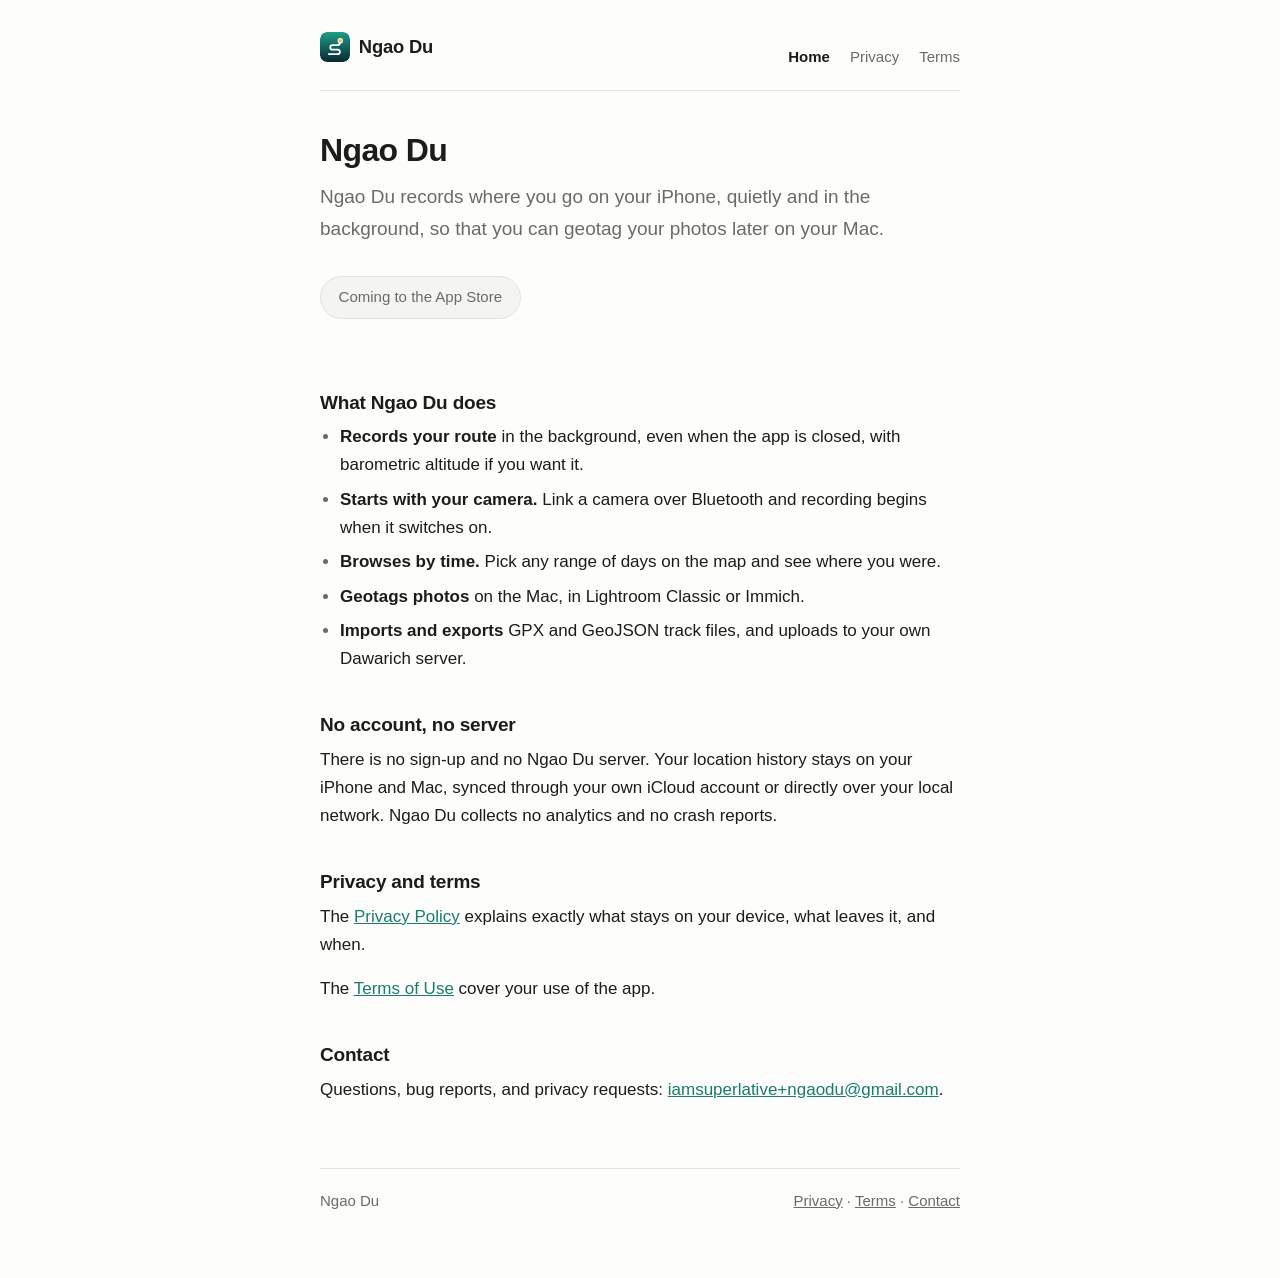
<file: index.html>
<!DOCTYPE html>
<html lang="en">
<head>
<meta charset="utf-8">
<meta name="viewport" content="width=device-width, initial-scale=1">
<title>Ngao Du</title>
<meta name="description" content="Ngao Du records where you go on your iPhone, so you can geotag your photos later.">
<link rel="stylesheet" href="style.css">
<link rel="icon" href="icon.svg" type="image/svg+xml">
</head>
<body>
<div class="wrap">

<header class="site-header">
  <a class="wordmark" href="index.html"><img src="icon.svg" alt="" width="30" height="30"><span>Ngao Du</span></a>
  <nav>
    <a href="index.html" aria-current="page">Home</a>
    <a href="privacy.html">Privacy</a>
    <a href="terms.html">Terms</a>
  </nav>
</header>

<main>

<h1>Ngao Du</h1>

<p class="lede">Ngao Du records where you go on your iPhone, quietly and in the background,
so that you can geotag your photos later on your Mac.</p>

<p class="status">Coming to the App Store</p>

<h2>What Ngao Du does</h2>

<ul>
  <li><strong>Records your route</strong> in the background, even when the app is closed, with barometric altitude if you want it.</li>
  <li><strong>Starts with your camera.</strong> Link a camera over Bluetooth and recording begins when it switches on.</li>
  <li><strong>Browses by time.</strong> Pick any range of days on the map and see where you were.</li>
  <li><strong>Geotags photos</strong> on the Mac, in Lightroom Classic or Immich.</li>
  <li><strong>Imports and exports</strong> GPX and GeoJSON track files, and uploads to your own Dawarich server.</li>
</ul>

<h2>No account, no server</h2>

<p>There is no sign-up and no Ngao Du server. Your location history stays on your iPhone
and Mac, synced through your own iCloud account or directly over your local network.
Ngao Du collects no analytics and no crash reports.</p>

<h2>Privacy and terms</h2>

<p>The <a href="privacy.html">Privacy Policy</a> explains exactly what stays on your
device, what leaves it, and when.</p>

<p>The <a href="terms.html">Terms of Use</a> cover your use of the app.</p>

<h2>Contact</h2>

<p>Questions, bug reports, and privacy requests:
<a href="mailto:iamsuperlative+ngaodu@gmail.com">iamsuperlative+ngaodu@gmail.com</a>.</p>

</main>

<footer class="site-footer">
  <span>Ngao Du</span>
  <span>
    <a href="privacy.html">Privacy</a> ·
    <a href="terms.html">Terms</a> ·
    <a href="mailto:iamsuperlative+ngaodu@gmail.com">Contact</a>
  </span>
</footer>

</div>
</body>
</html>
</file>
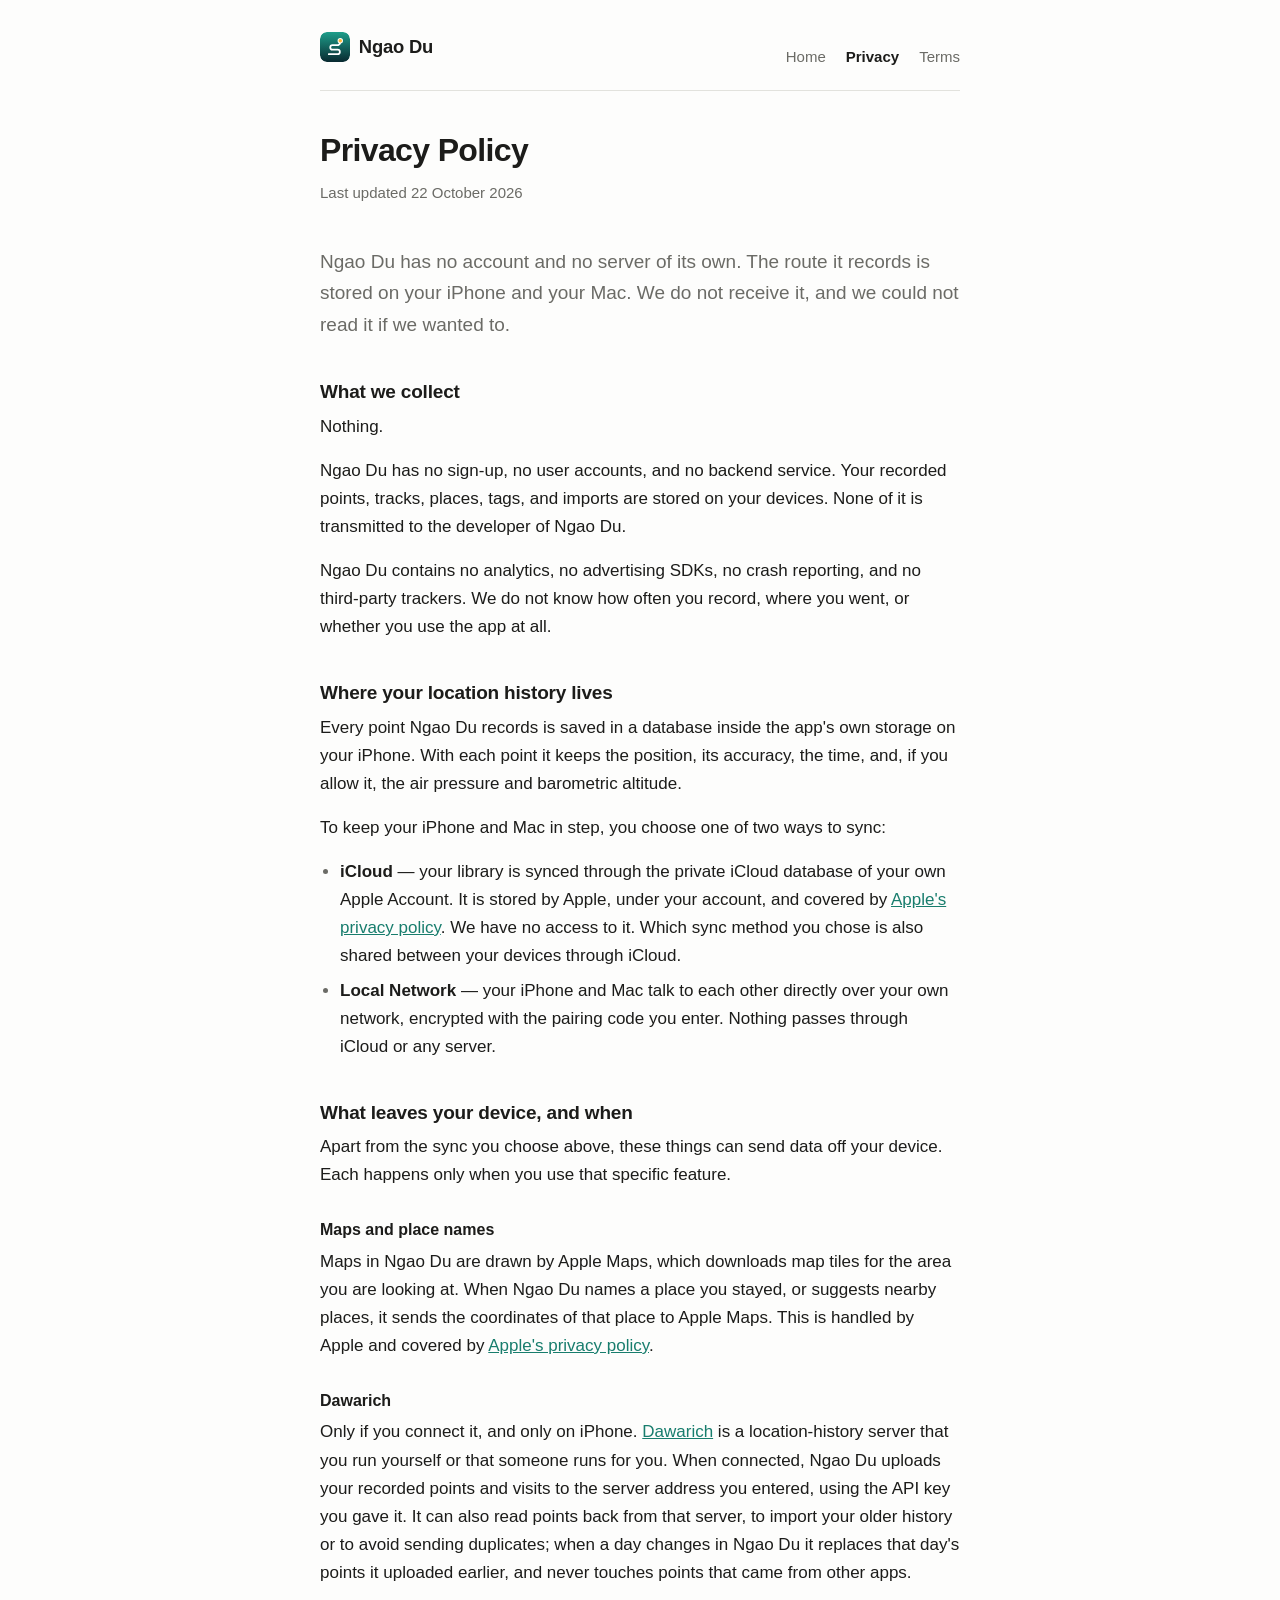
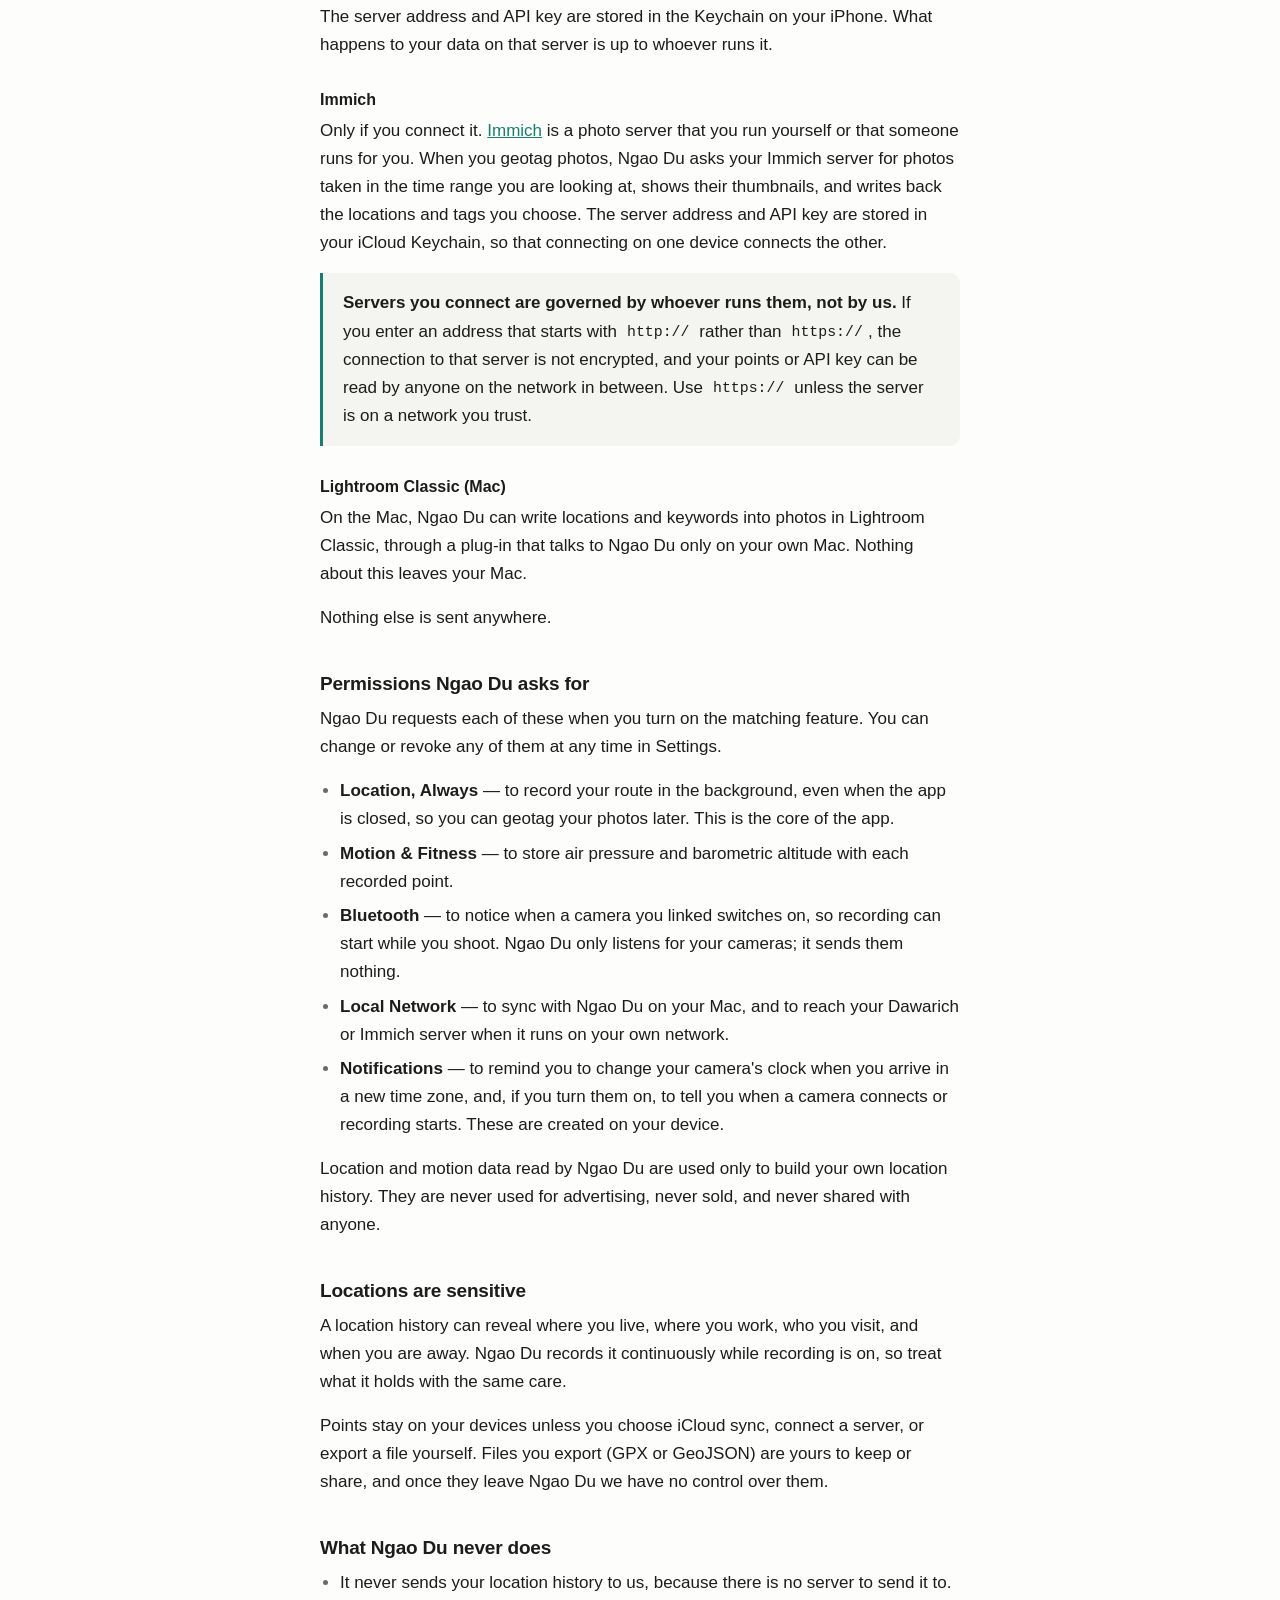
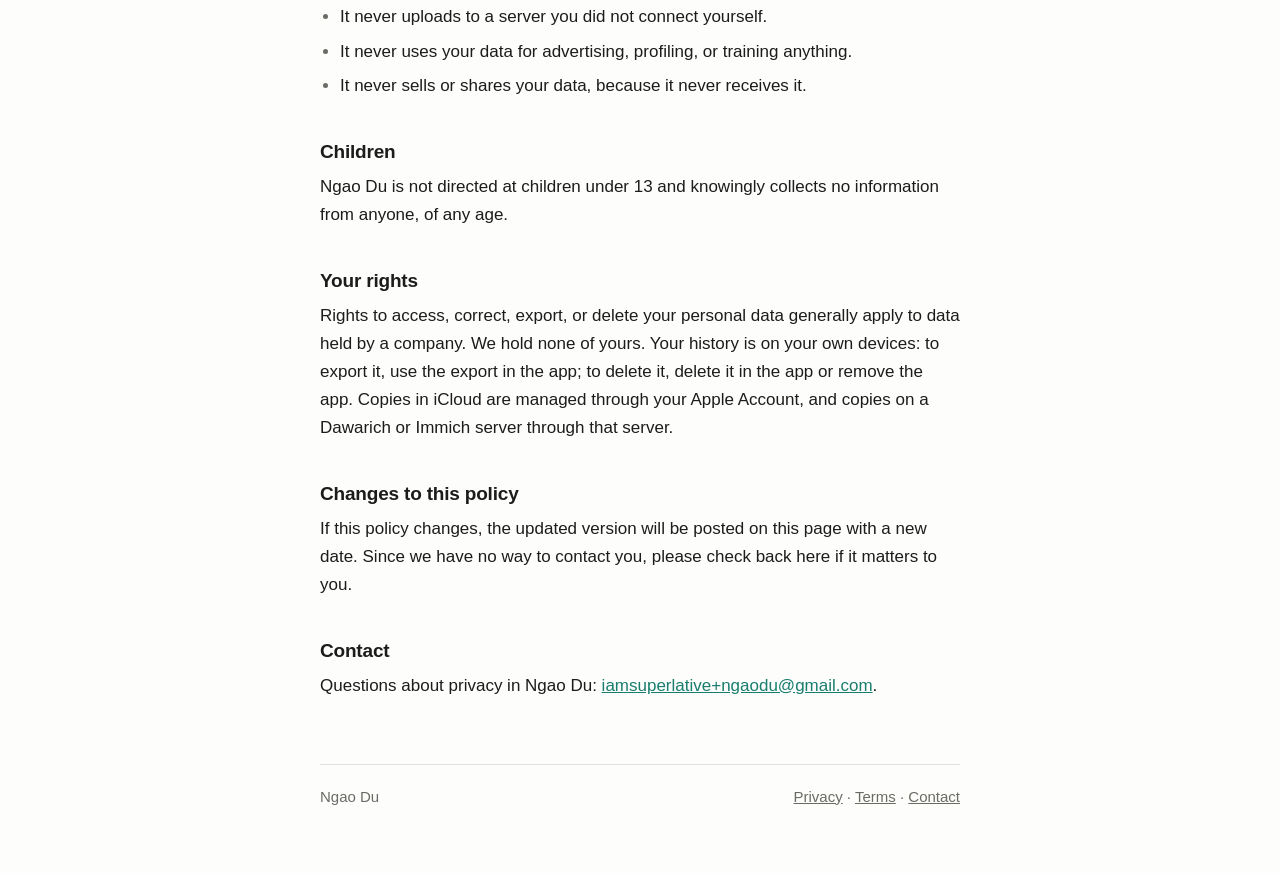
<file: privacy.html>
<!DOCTYPE html>
<html lang="en">
<head>
<meta charset="utf-8">
<meta name="viewport" content="width=device-width, initial-scale=1">
<title>Privacy Policy | Ngao Du</title>
<meta name="description" content="Ngao Du has no account and no server. Your location history stays on your devices and in places you choose.">
<link rel="stylesheet" href="style.css">
<link rel="icon" href="icon.svg" type="image/svg+xml">
</head>
<body>
<div class="wrap">

<header class="site-header">
  <a class="wordmark" href="index.html"><img src="icon.svg" alt="" width="30" height="30"><span>Ngao Du</span></a>
  <nav>
    <a href="index.html">Home</a>
    <a href="privacy.html" aria-current="page">Privacy</a>
    <a href="terms.html">Terms</a>
  </nav>
</header>

<main>

<h1>Privacy Policy</h1>

<p class="updated">Last updated 22 October 2026</p>

<p class="lede">Ngao Du has no account and no server of its own. The route it records is
stored on your iPhone and your Mac. We do not receive it, and we could not read it if we
wanted to.</p>

<h2>What we collect</h2>

<p>Nothing.</p>

<p>Ngao Du has no sign-up, no user accounts, and no backend service. Your recorded points,
tracks, places, tags, and imports are stored on your devices. None of it is transmitted to
the developer of Ngao Du.</p>

<p>Ngao Du contains no analytics, no advertising SDKs, no crash reporting, and no
third-party trackers. We do not know how often you record, where you went, or whether you
use the app at all.</p>

<h2>Where your location history lives</h2>

<p>Every point Ngao Du records is saved in a database inside the app's own storage on your
iPhone. With each point it keeps the position, its accuracy, the time, and, if you allow
it, the air pressure and barometric altitude.</p>

<p>To keep your iPhone and Mac in step, you choose one of two ways to sync:</p>

<ul>
  <li><strong>iCloud</strong> — your library is synced through the private iCloud database
  of your own Apple Account. It is stored by Apple, under your account, and covered by
  <a href="https://www.apple.com/legal/privacy/">Apple's privacy policy</a>. We have no
  access to it. Which sync method you chose is also shared between your devices through
  iCloud.</li>
  <li><strong>Local Network</strong> — your iPhone and Mac talk to each other directly over
  your own network, encrypted with the pairing code you enter. Nothing passes through
  iCloud or any server.</li>
</ul>

<h2>What leaves your device, and when</h2>

<p>Apart from the sync you choose above, these things can send data off your device. Each
happens only when you use that specific feature.</p>

<h3>Maps and place names</h3>

<p>Maps in Ngao Du are drawn by Apple Maps, which downloads map tiles for the area you are
looking at. When Ngao Du names a place you stayed, or suggests nearby places, it sends the
coordinates of that place to Apple Maps. This is handled by Apple and covered by
<a href="https://www.apple.com/legal/privacy/">Apple's privacy policy</a>.</p>

<h3>Dawarich</h3>

<p>Only if you connect it, and only on iPhone. <a href="https://dawarich.app">Dawarich</a>
is a location-history server that you run yourself or that someone runs for you. When
connected, Ngao Du uploads your recorded points and visits to the server address you
entered, using the API key you gave it. It can also read points back from that server, to
import your older history or to avoid sending duplicates; when a day changes in Ngao Du it
replaces that day's points it uploaded earlier, and never touches points that came from
other apps.</p>

<p>The server address and API key are stored in the Keychain on your iPhone. What happens
to your data on that server is up to whoever runs it.</p>

<h3>Immich</h3>

<p>Only if you connect it. <a href="https://immich.app">Immich</a> is a photo server that
you run yourself or that someone runs for you. When you geotag photos, Ngao Du asks your
Immich server for photos taken in the time range you are looking at, shows their
thumbnails, and writes back the locations and tags you choose. The server address and API
key are stored in your iCloud Keychain, so that connecting on one device connects the
other.</p>

<div class="note">
  <p><strong>Servers you connect are governed by whoever runs them, not by us.</strong> If
  you enter an address that starts with <code>http://</code> rather than
  <code>https://</code>, the connection to that server is not encrypted, and your points or
  API key can be read by anyone on the network in between. Use <code>https://</code>
  unless the server is on a network you trust.</p>
</div>

<h3>Lightroom Classic (Mac)</h3>

<p>On the Mac, Ngao Du can write locations and keywords into photos in Lightroom Classic,
through a plug-in that talks to Ngao Du only on your own Mac. Nothing about this leaves
your Mac.</p>

<p>Nothing else is sent anywhere.</p>

<h2>Permissions Ngao Du asks for</h2>

<p>Ngao Du requests each of these when you turn on the matching feature. You can change or
revoke any of them at any time in Settings.</p>

<ul>
  <li><strong>Location, Always</strong> — to record your route in the background, even when the app is closed, so you can geotag your photos later. This is the core of the app.</li>
  <li><strong>Motion &amp; Fitness</strong> — to store air pressure and barometric altitude with each recorded point.</li>
  <li><strong>Bluetooth</strong> — to notice when a camera you linked switches on, so recording can start while you shoot. Ngao Du only listens for your cameras; it sends them nothing.</li>
  <li><strong>Local Network</strong> — to sync with Ngao Du on your Mac, and to reach your Dawarich or Immich server when it runs on your own network.</li>
  <li><strong>Notifications</strong> — to remind you to change your camera's clock when you arrive in a new time zone, and, if you turn them on, to tell you when a camera connects or recording starts. These are created on your device.</li>
</ul>

<p>Location and motion data read by Ngao Du are used only to build your own location
history. They are never used for advertising, never sold, and never shared with anyone.</p>

<h2>Locations are sensitive</h2>

<p>A location history can reveal where you live, where you work, who you visit, and when
you are away. Ngao Du records it continuously while recording is on, so treat what it
holds with the same care.</p>

<p>Points stay on your devices unless you choose iCloud sync, connect a server, or export
a file yourself. Files you export (GPX or GeoJSON) are yours to keep or share,
and once they leave Ngao Du we have no control over them.</p>

<h2>What Ngao Du never does</h2>

<ul>
  <li>It never sends your location history to us, because there is no server to send it to.</li>
  <li>It never uploads to a server you did not connect yourself.</li>
  <li>It never uses your data for advertising, profiling, or training anything.</li>
  <li>It never sells or shares your data, because it never receives it.</li>
</ul>

<h2>Children</h2>

<p>Ngao Du is not directed at children under 13 and knowingly collects no information from
anyone, of any age.</p>

<h2>Your rights</h2>

<p>Rights to access, correct, export, or delete your personal data generally apply to data
held by a company. We hold none of yours. Your history is on your own devices: to export
it, use the export in the app; to delete it, delete it in the app or remove the app. Copies
in iCloud are managed through your Apple Account, and copies on a Dawarich or Immich server
through that server.</p>

<h2>Changes to this policy</h2>

<p>If this policy changes, the updated version will be posted on this page with a new
date. Since we have no way to contact you, please check back here if it matters to you.</p>

<h2>Contact</h2>

<p>Questions about privacy in Ngao Du:
<a href="mailto:iamsuperlative+ngaodu@gmail.com">iamsuperlative+ngaodu@gmail.com</a>.</p>

</main>

<footer class="site-footer">
  <span>Ngao Du</span>
  <span>
    <a href="privacy.html">Privacy</a> ·
    <a href="terms.html">Terms</a> ·
    <a href="mailto:iamsuperlative+ngaodu@gmail.com">Contact</a>
  </span>
</footer>

</div>
</body>
</html>
</file>
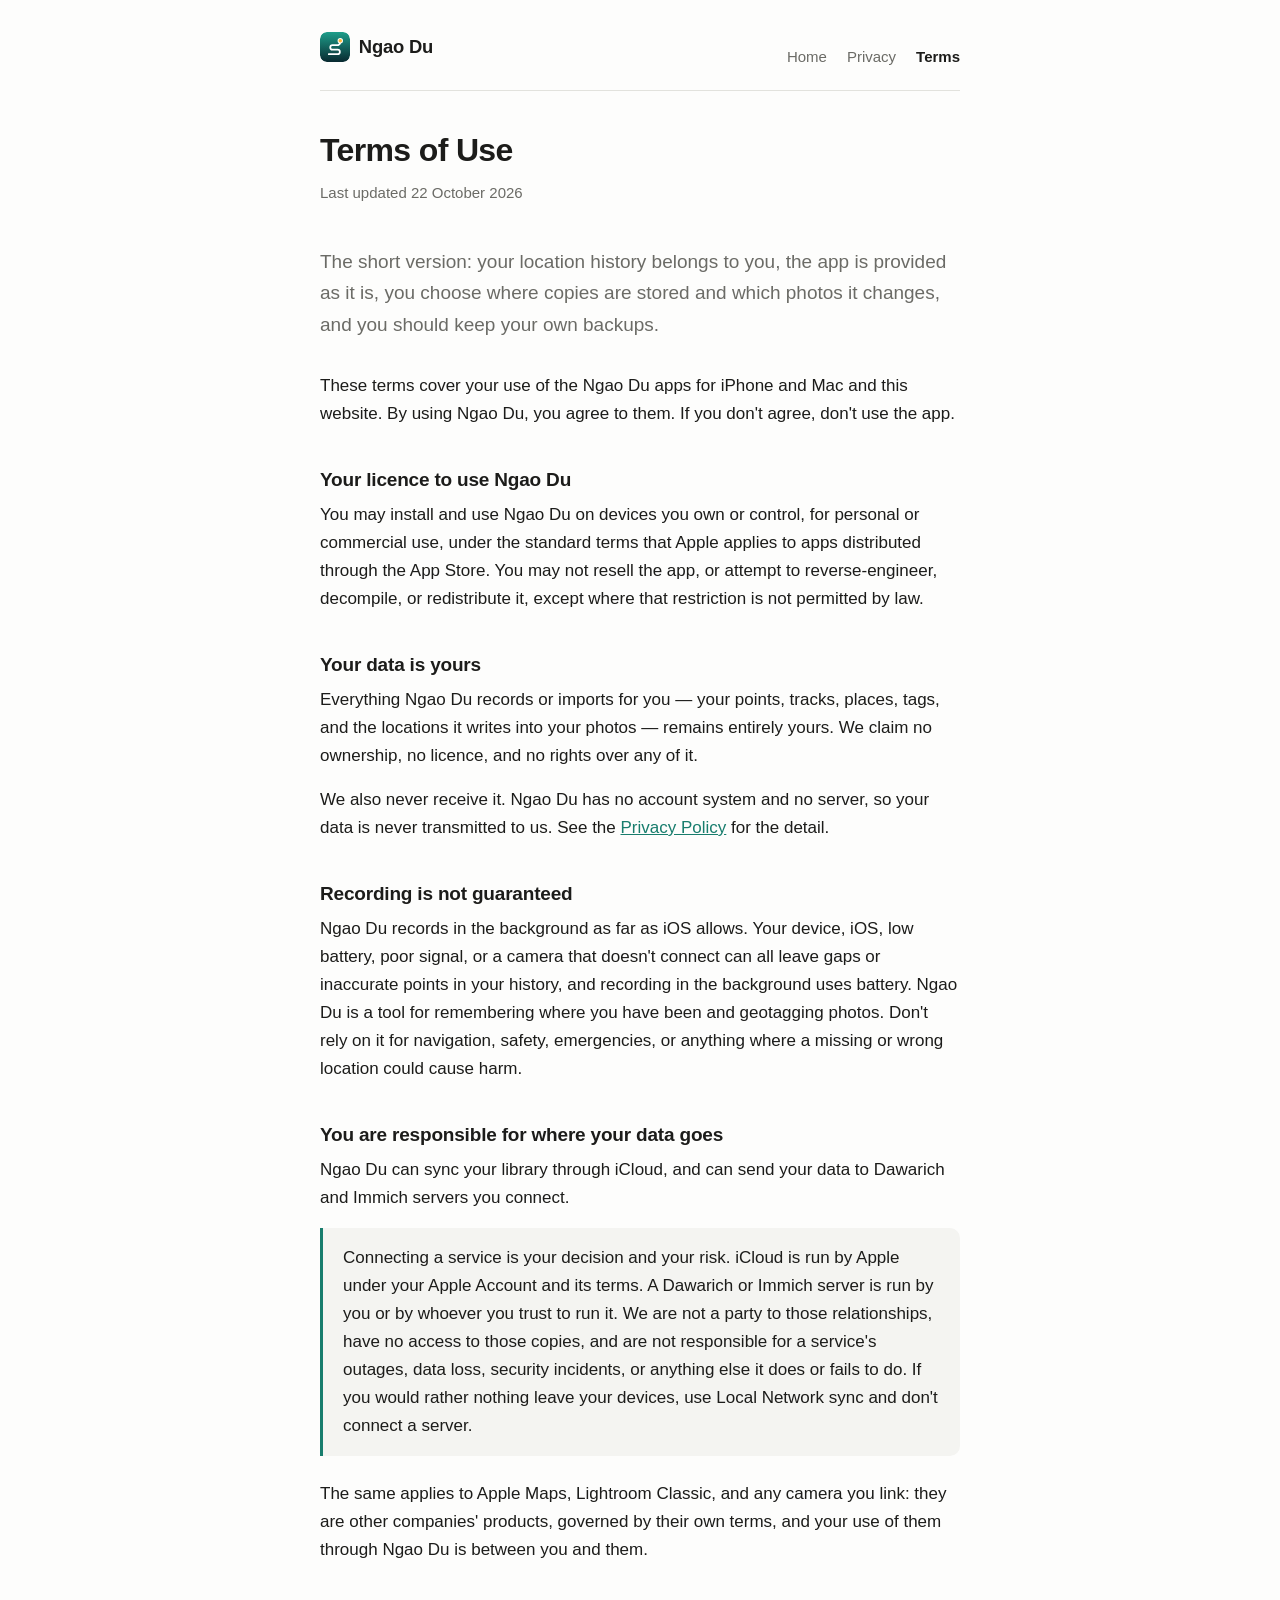
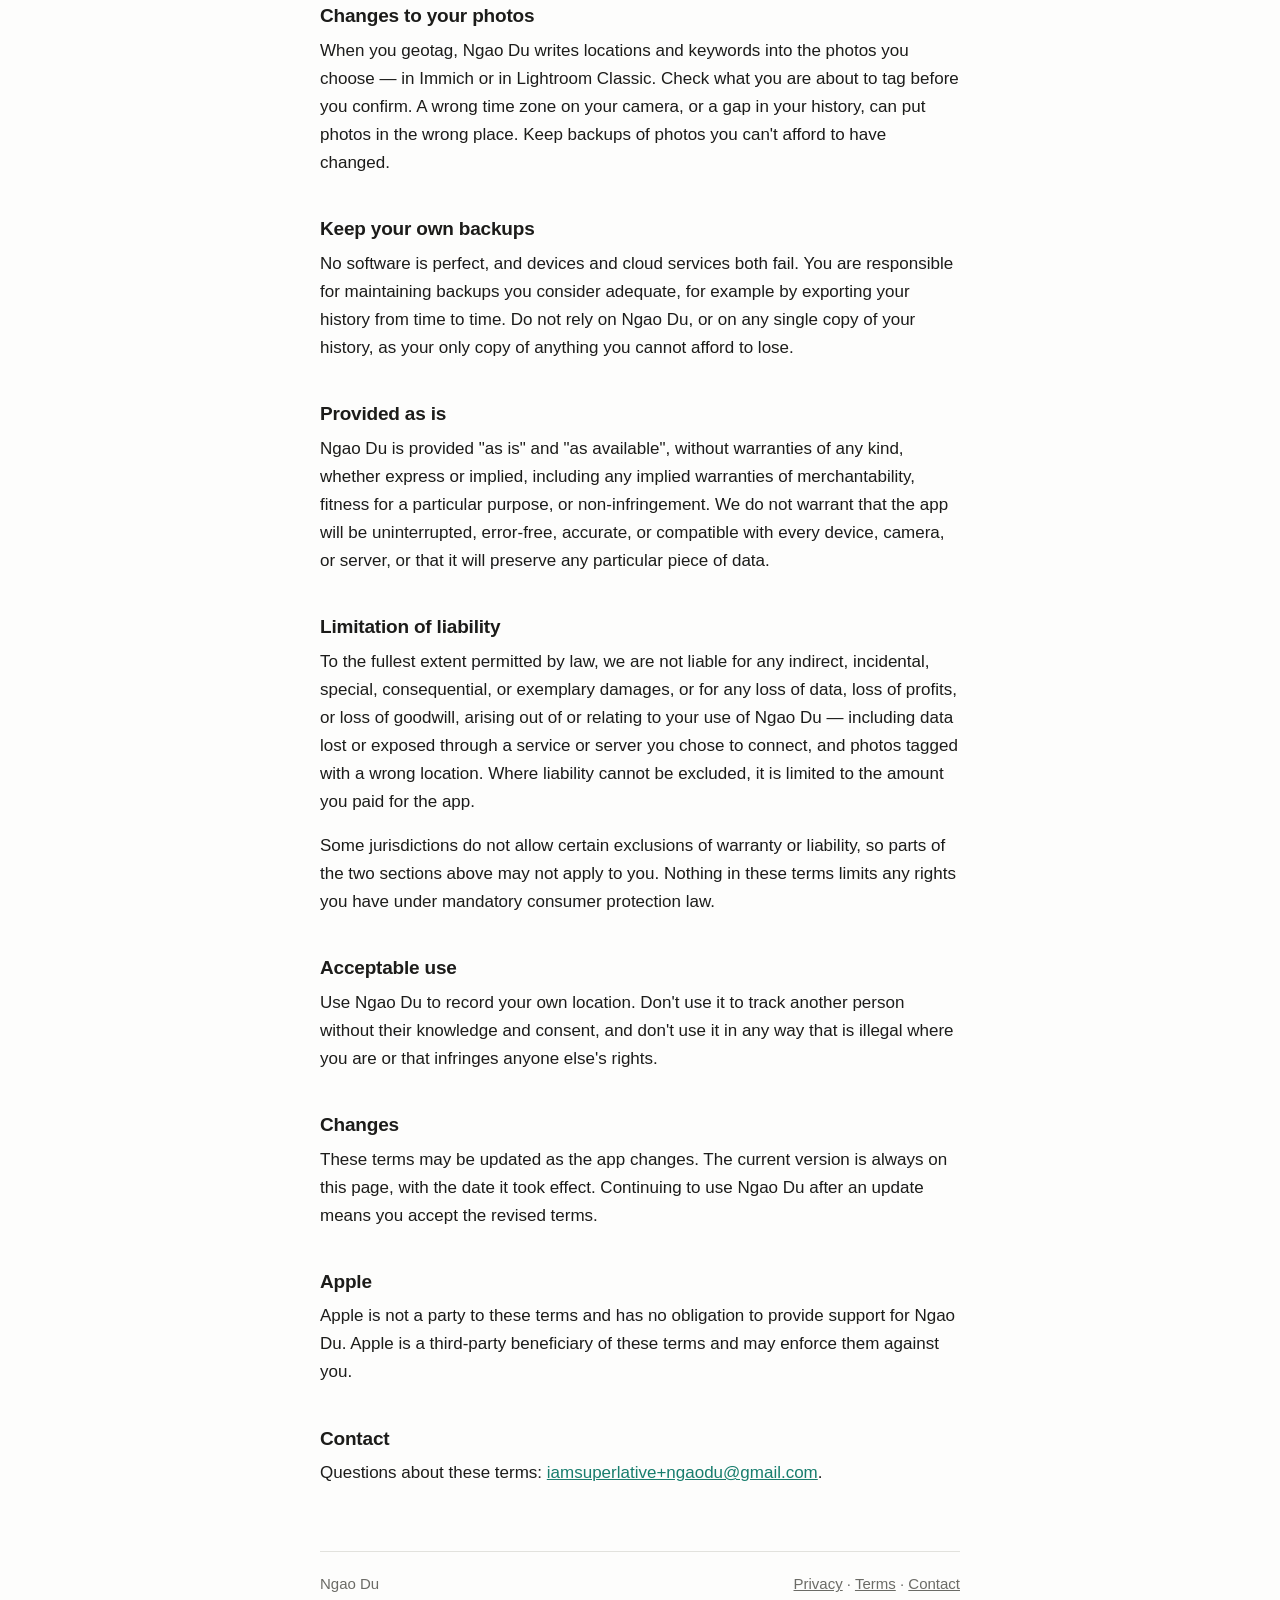
<file: terms.html>
<!DOCTYPE html>
<html lang="en">
<head>
<meta charset="utf-8">
<meta name="viewport" content="width=device-width, initial-scale=1">
<title>Terms of Use | Ngao Du</title>
<meta name="description" content="Your location history belongs to you, the app is provided as it is, and you choose where copies are stored.">
<link rel="stylesheet" href="style.css">
<link rel="icon" href="icon.svg" type="image/svg+xml">
</head>
<body>
<div class="wrap">

<header class="site-header">
  <a class="wordmark" href="index.html"><img src="icon.svg" alt="" width="30" height="30"><span>Ngao Du</span></a>
  <nav>
    <a href="index.html">Home</a>
    <a href="privacy.html">Privacy</a>
    <a href="terms.html" aria-current="page">Terms</a>
  </nav>
</header>

<main>

<h1>Terms of Use</h1>

<p class="updated">Last updated 22 October 2026</p>

<p class="lede">The short version: your location history belongs to you, the app is
provided as it is, you choose where copies are stored and which photos it changes, and you
should keep your own backups.</p>

<p>These terms cover your use of the Ngao Du apps for iPhone and Mac and this website. By
using Ngao Du, you agree to them. If you don't agree, don't use the app.</p>

<h2>Your licence to use Ngao Du</h2>

<p>You may install and use Ngao Du on devices you own or control, for personal or
commercial use, under the standard terms that Apple applies to apps distributed through
the App Store. You may not resell the app, or attempt to reverse-engineer, decompile, or
redistribute it, except where that restriction is not permitted by law.</p>

<h2>Your data is yours</h2>

<p>Everything Ngao Du records or imports for you — your points, tracks, places, tags, and
the locations it writes into your photos — remains entirely yours. We claim no ownership,
no licence, and no rights over any of it.</p>

<p>We also never receive it. Ngao Du has no account system and no server, so your data is
never transmitted to us. See the <a href="privacy.html">Privacy Policy</a> for the
detail.</p>

<h2>Recording is not guaranteed</h2>

<p>Ngao Du records in the background as far as iOS allows. Your device, iOS, low battery,
poor signal, or a camera that doesn't connect can all leave gaps or inaccurate points in
your history, and recording in the background uses battery. Ngao Du is a tool for
remembering where you have been and geotagging photos. Don't rely on it for navigation,
safety, emergencies, or anything where a missing or wrong location could cause harm.</p>

<h2>You are responsible for where your data goes</h2>

<p>Ngao Du can sync your library through iCloud, and can send your data to Dawarich and
Immich servers you connect.</p>

<div class="note">
  <p>Connecting a service is your decision and your risk. iCloud is run by Apple under
  your Apple Account and its terms. A Dawarich or Immich server is run by you or by
  whoever you trust to run it. We are not a party to those relationships, have no access
  to those copies, and are not responsible for a service's outages, data loss, security
  incidents, or anything else it does or fails to do. If you would rather nothing leave
  your devices, use Local Network sync and don't connect a server.</p>
</div>

<p>The same applies to Apple Maps, Lightroom Classic, and any camera you link: they are
other companies' products, governed by their own terms, and your use of them through Ngao
Du is between you and them.</p>

<h2>Changes to your photos</h2>

<p>When you geotag, Ngao Du writes locations and keywords into the photos you choose — in
Immich or in Lightroom Classic. Check what you are about to
tag before you confirm. A wrong time zone on your camera, or a gap in your history, can
put photos in the wrong place. Keep backups of photos you can't afford to have changed.</p>

<h2>Keep your own backups</h2>

<p>No software is perfect, and devices and cloud services both fail. You are responsible
for maintaining backups you consider adequate, for example by exporting your history from
time to time. Do not rely on Ngao Du, or on any single copy of your history, as your only
copy of anything you cannot afford to lose.</p>

<h2>Provided as is</h2>

<p>Ngao Du is provided "as is" and "as available", without warranties of any kind, whether
express or implied, including any implied warranties of merchantability, fitness for a
particular purpose, or non-infringement. We do not warrant that the app will be
uninterrupted, error-free, accurate, or compatible with every device, camera, or server,
or that it will preserve any particular piece of data.</p>

<h2>Limitation of liability</h2>

<p>To the fullest extent permitted by law, we are not liable for any indirect, incidental,
special, consequential, or exemplary damages, or for any loss of data, loss of profits, or
loss of goodwill, arising out of or relating to your use of Ngao Du — including data lost
or exposed through a service or server you chose to connect, and photos tagged with a
wrong location. Where liability cannot be excluded, it is limited to the amount you paid
for the app.</p>

<p>Some jurisdictions do not allow certain exclusions of warranty or liability, so parts of
the two sections above may not apply to you. Nothing in these terms limits any rights you
have under mandatory consumer protection law.</p>

<h2>Acceptable use</h2>

<p>Use Ngao Du to record your own location. Don't use it to track another person without
their knowledge and consent, and don't use it in any way that is illegal where you are or
that infringes anyone else's rights.</p>

<h2>Changes</h2>

<p>These terms may be updated as the app changes. The current version is always on this
page, with the date it took effect. Continuing to use Ngao Du after an update means you
accept the revised terms.</p>

<h2>Apple</h2>

<p>Apple is not a party to these terms and has no obligation to provide support for
Ngao Du. Apple is a third-party beneficiary of these terms and may enforce them against
you.</p>

<h2>Contact</h2>

<p>Questions about these terms:
<a href="mailto:iamsuperlative+ngaodu@gmail.com">iamsuperlative+ngaodu@gmail.com</a>.</p>

</main>

<footer class="site-footer">
  <span>Ngao Du</span>
  <span>
    <a href="privacy.html">Privacy</a> ·
    <a href="terms.html">Terms</a> ·
    <a href="mailto:iamsuperlative+ngaodu@gmail.com">Contact</a>
  </span>
</footer>

</div>
</body>
</html>
</file>
<file: style.css>
/* Ngao Du — one stylesheet for all pages. No JS, no web fonts, no trackers. */

:root {
  --bg: #fdfdfc;
  --surface: #f4f4f1;
  --text: #1c1c1a;
  --muted: #6b6b66;
  --rule: #e2e2dd;
  --accent: #187d6d;
  --radius: 10px;
}

@media (prefers-color-scheme: dark) {
  :root {
    --bg: #17171a;
    --surface: #212126;
    --text: #ececeb;
    --muted: #a0a09b;
    --rule: #33333a;
    --accent: #34c7ae;
  }
}

*,
*::before,
*::after {
  box-sizing: border-box;
}

html {
  -webkit-text-size-adjust: 100%;
}

body {
  margin: 0;
  padding: 0 1.25rem 4rem;
  background: var(--bg);
  color: var(--text);
  font-family: -apple-system, BlinkMacSystemFont, "Segoe UI", Roboto, Helvetica, Arial, sans-serif;
  font-size: 1.0625rem;
  line-height: 1.65;
  text-rendering: optimizeLegibility;
}

.wrap {
  max-width: 40rem;
  margin: 0 auto;
}

/* Header */

.site-header {
  display: flex;
  flex-wrap: wrap;
  align-items: baseline;
  justify-content: space-between;
  gap: 0.5rem 1.5rem;
  padding: 2rem 0 1.25rem;
  border-bottom: 1px solid var(--rule);
  margin-bottom: 2.5rem;
}

.site-header a.wordmark {
  display: inline-flex;
  align-items: center;
  gap: 0.55rem;
  font-size: 1.15rem;
  font-weight: 650;
  letter-spacing: -0.01em;
  color: var(--text);
  text-decoration: none;
}

.site-header a.wordmark img {
  width: 30px;
  height: 30px;
  border-radius: 7px;
  display: block;
}

.site-header nav {
  display: flex;
  gap: 1.25rem;
  font-size: 0.9375rem;
}

.site-header nav a {
  color: var(--muted);
  text-decoration: none;
}

.site-header nav a:hover,
.site-header nav a[aria-current="page"] {
  color: var(--text);
}

.site-header nav a[aria-current="page"] {
  font-weight: 600;
}

/* Typography */

h1 {
  font-size: 2rem;
  line-height: 1.2;
  letter-spacing: -0.02em;
  margin: 0 0 0.75rem;
}

h2 {
  font-size: 1.1875rem;
  line-height: 1.3;
  letter-spacing: -0.01em;
  margin: 2.5rem 0 0.5rem;
}

h3 {
  font-size: 1rem;
  margin: 1.75rem 0 0.25rem;
}

p {
  margin: 0 0 1rem;
}

.lede {
  font-size: 1.1875rem;
  color: var(--muted);
  margin-bottom: 2rem;
}

.updated {
  color: var(--muted);
  font-size: 0.9375rem;
  margin-bottom: 2.5rem;
}

a {
  color: var(--accent);
}

ul {
  margin: 0 0 1rem;
  padding-left: 1.25rem;
}

li {
  margin-bottom: 0.4rem;
}

li::marker {
  color: var(--muted);
}

strong {
  font-weight: 620;
}

code {
  font-family: ui-monospace, SFMono-Regular, Menlo, Consolas, monospace;
  font-size: 0.875em;
  background: var(--surface);
  padding: 0.1em 0.35em;
  border-radius: 4px;
}

hr {
  border: 0;
  border-top: 1px solid var(--rule);
  margin: 3rem 0;
}

/* Callout — used for the recovery promise and the cloud-provider warning */

.note {
  background: var(--surface);
  border-left: 3px solid var(--accent);
  border-radius: 0 var(--radius) var(--radius) 0;
  padding: 1rem 1.25rem;
  margin: 0 0 1.5rem;
}

.note :last-child {
  margin-bottom: 0;
}

/* Status pill, standing in for the App Store button until release */

.status {
  display: inline-block;
  background: var(--surface);
  border: 1px solid var(--rule);
  border-radius: 999px;
  color: var(--muted);
  font-size: 0.9375rem;
  padding: 0.5rem 1.1rem;
  margin-bottom: 2rem;
}

/* Footer */

.site-footer {
  margin-top: 4rem;
  padding-top: 1.25rem;
  border-top: 1px solid var(--rule);
  color: var(--muted);
  font-size: 0.9375rem;
  display: flex;
  flex-wrap: wrap;
  gap: 0.5rem 1.25rem;
  justify-content: space-between;
}

.site-footer a {
  color: var(--muted);
}

.site-footer a:hover {
  color: var(--text);
}

@media (max-width: 30rem) {
  h1 {
    font-size: 1.625rem;
  }

  .site-header {
    padding-top: 1.5rem;
  }
}
</file>
